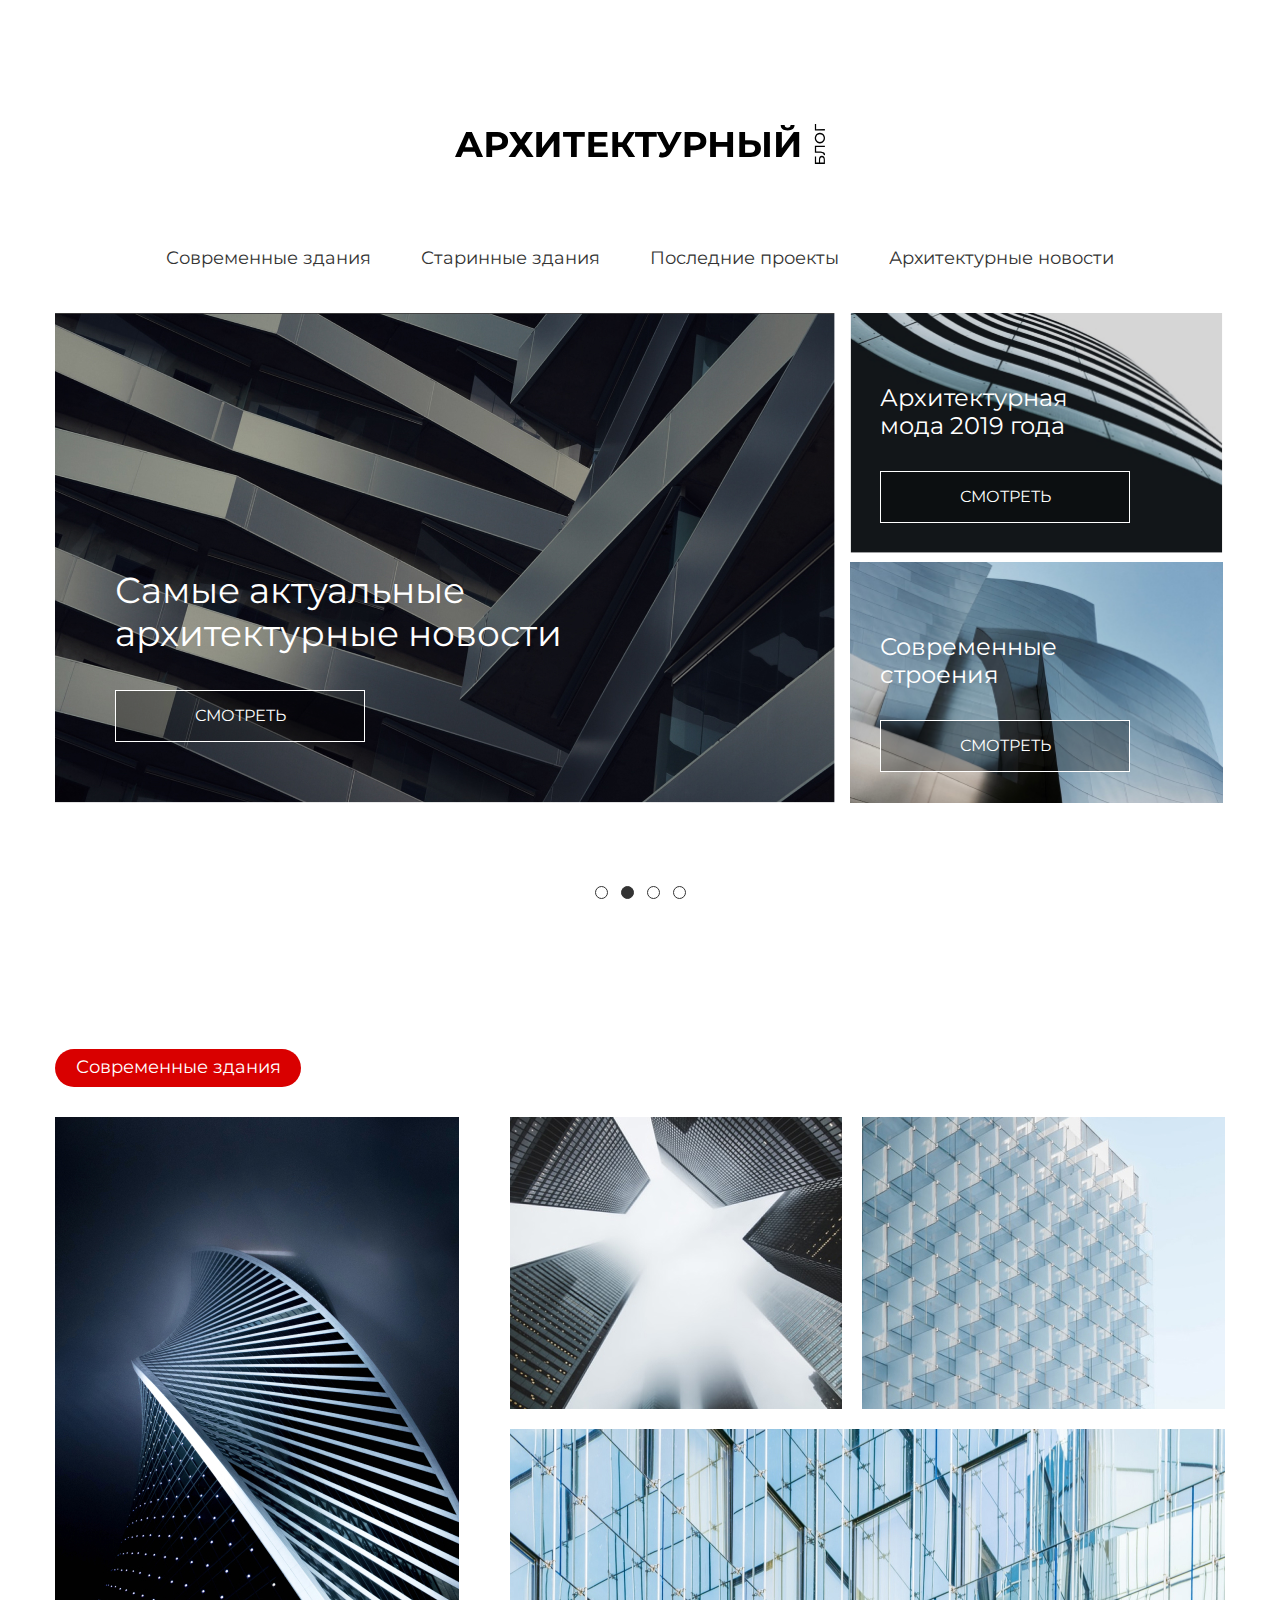
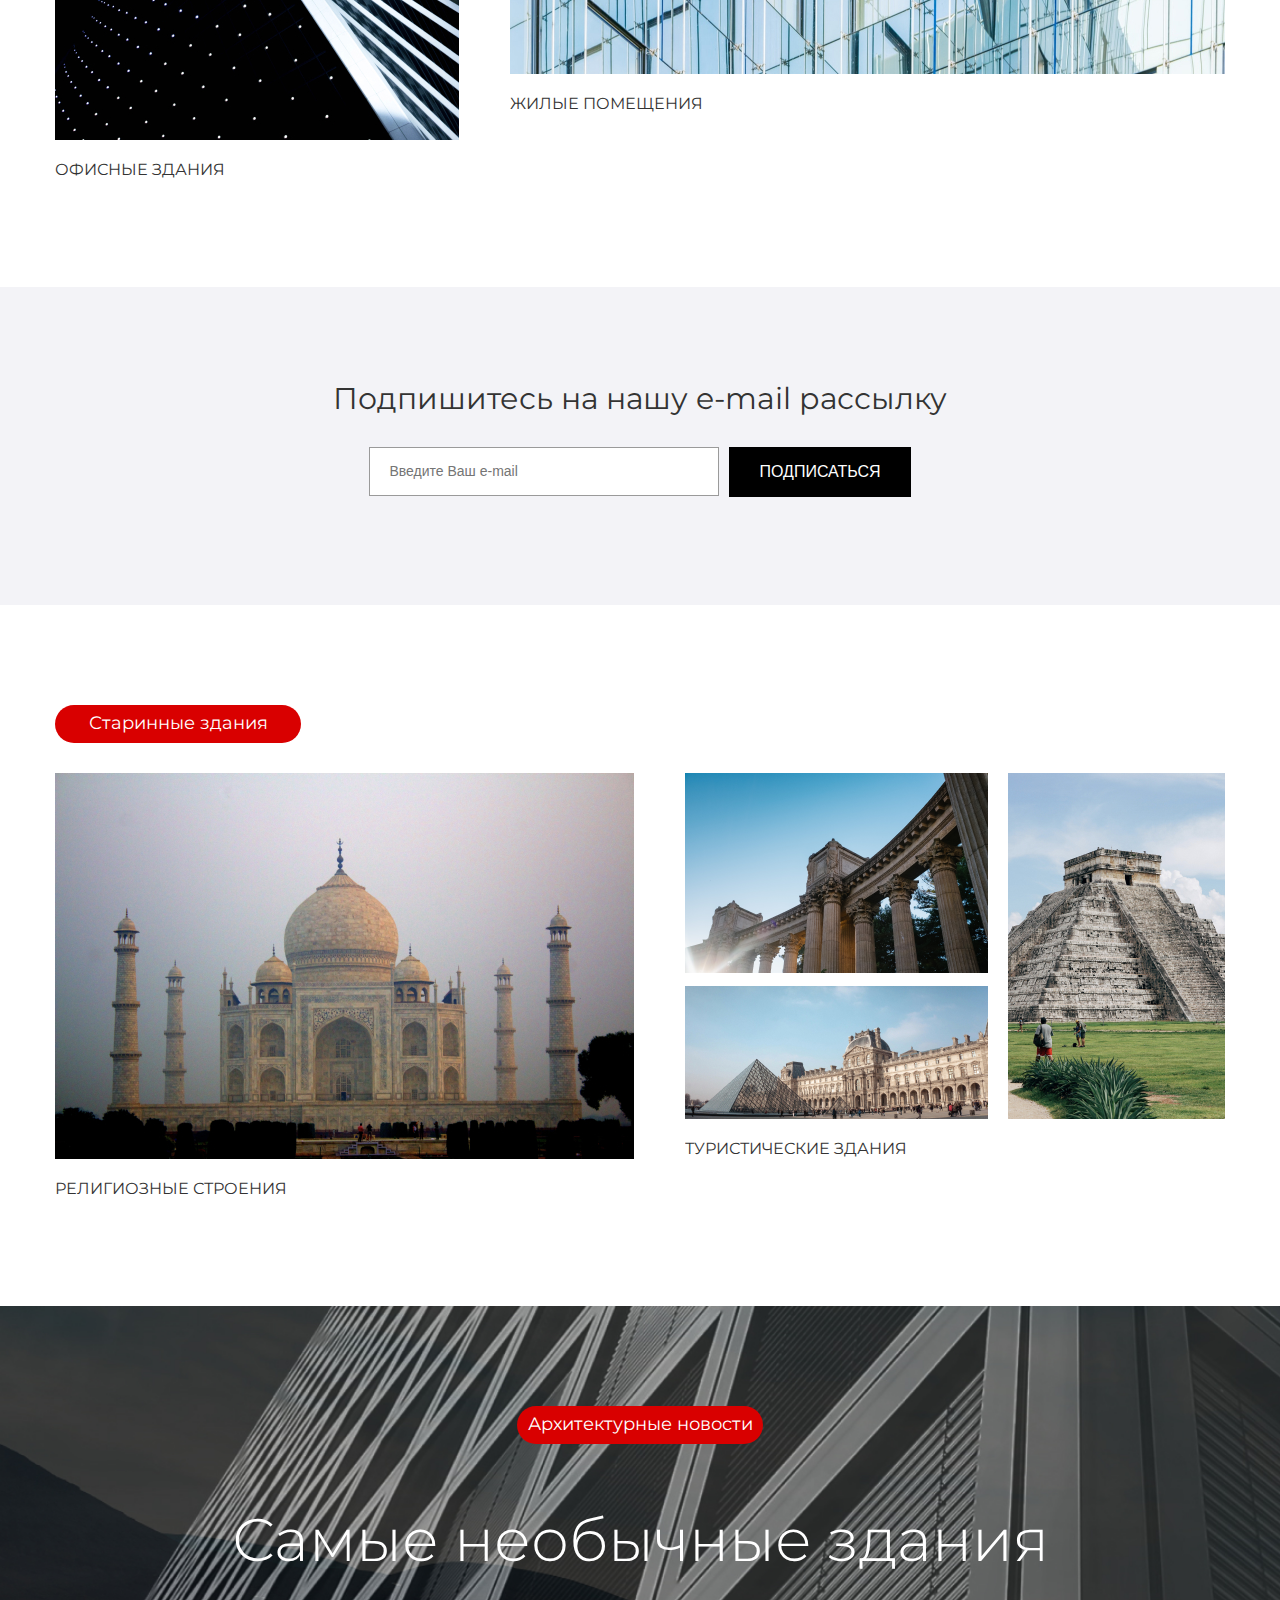
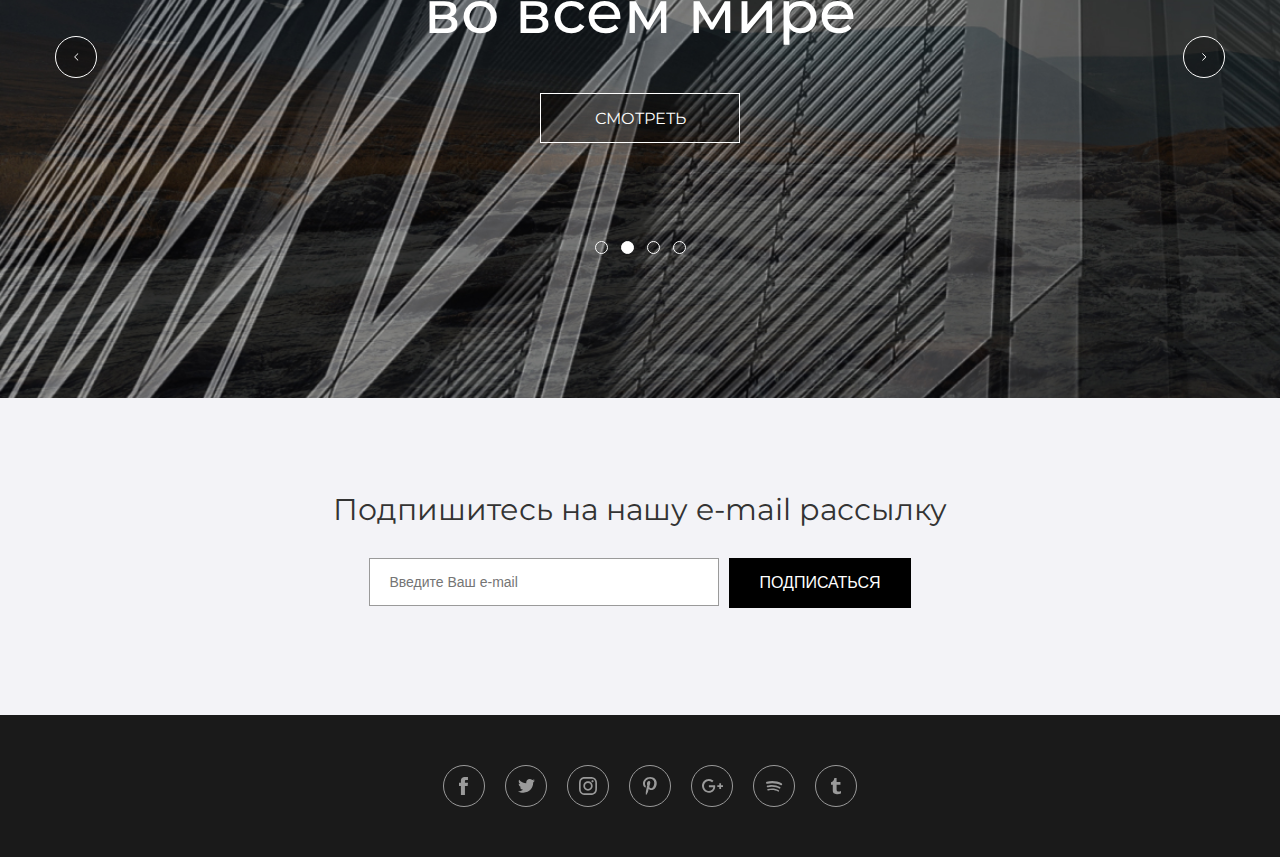
<file: index.html>
<!DOCTYPE html>
<html lang="ru">

<head>
    <meta charset="utf-8">
    <meta name="viewport" content="width=device-width, initial-scale=1">
    <link rel="preconnect" href="https://fonts.gstatic.com">
    <link href="https://fonts.googleapis.com/css2?family=Montserrat:ital,wght@0,300;0,400;0,500;0,600;0,700;1,300;1,400;1,500;1,600;1,700&display=swap" rel="stylesheet">
    <link rel="stylesheet" type="text/css" href="css/main.css">
    <title>Архитетктурный блог</title>
</head>

<body class="page">
    <header class="page__header">
        <nav class="page__header-nav container">
            <a class="page__header-nav-logo logo" href="#">
                <img class="logo__pic" src="img/logo.svg" width="370" height="40" alt="Логотип архитетурного блога">
            </a>
            <menu class="page__header-menu menu">
                <li class="menu__item">
                    <a class="menu__item-link" href="#">Современные здания</a>
                </li>
                <li class="menu__item">
                    <a class="menu__item-link" href="#">Старинные здания</a>
                </li>
                <li class="menu__item">
                    <a class="menu__item-link" href="#">Последние проекты</a>
                </li>
                <li class="menu__item">
                    <a class="menu__item-link" href="news.html">Архитектурные новости</a>
                </li>

            </menu>
        </nav>
    </header>
    <main class="page__content main">
        <h1 class="visually-hidden">Кладесь архитектурных решений</h1>

        <section class="main__intoduction">
            <div class="container">
                <h2 class="visually-hidden">Архитектурный колейдоскоп</h2>
                <ul class="main__intoduction-list pics-tile">
                    <li class="pics-tile__item pics-tile__item--big">
                        <h3 class="pics-tile__item-heading pics-tile__item-heading--big">Самые актуальные архитектурные новости
                        </h3>
                        <img class="pics-tile__item-pic" src="img/intro-1.jpg" width="780" height="490" alt="Прогрессивный фасад здания">
                        <a href="#" class="pics-tile__item-link ">смотреть</a>
                    </li>
                    <li class="pics-tile__item">
                        <h3 class="pics-tile__item-heading">Архитектурная мода 2019 года</h3>
                        <img class="pics-tile__item-pic" src="img/intro-2.jpg" width="375" height="241" alt="Волнистый фасад здания">
                        <a href="#" class="pics-tile__item-link">смотреть</a>
                    </li>
                    <li class="pics-tile__item">
                        <h3 class="pics-tile__item-heading">Современные строения</h3>
                        <img class="pics-tile__item-pic" src="img/intro-3.jpg" width="375" height="241" alt="Фасад в стиле парус">
                        <a href="#" class="pics-tile__item-link">смотреть</a>
                    </li>
                </ul>
                <ul class="main__intoduction-btn-list change-btns">
                    <li class="change-btns__item">
                        <button class="change-btns__btn"><span class="visually-hidden">переключить
                                    слайд</span></button>
                    </li>
                    <li class="change-btns__item">
                        <button class="change-btns__btn change-btns__btn--black-selected"><span
                                    class="visually-hidden">переключить
                                    слайд</span></button>
                    </li>
                    <li class="change-btns__item">
                        <button class="change-btns__btn"><span class="visually-hidden">переключить
                                    слайд</span></button>
                    </li>
                    <li class="change-btns__item">
                        <button class="change-btns__btn"><span class="visually-hidden">переключить
                                    слайд</span></button>
                    </li>
                </ul>
            </div>
        </section>
        <section class="main__modern">
            <div class="container">
                <h2 class="main__modern-title section-title">Современные здания</h2>
                <ul class="main__modern-list">
                    <li class="main__modern-item">
                        <img class="main__modern-item-pic main__modern-item-pic--big" src="img/modern-1.jpg" width="404" height="623" alt="здание скрученой формы">
                        <a class="main__modern-item-link tiles-link" href="#">Офисные здания</a>
                    </li>
                    <li class="main__modern-item">

                        <img class="main__modern-item-pic" src="img/modern-2.jpg" width="332" height="292" alt="высотки">
                        <img class="main__modern-item-pic" src="img/modern-3.jpg" width="363" height="292" alt="стеклянные фасады здания">
                        <img class="main__modern-item-pic" src="img/modern-4.jpg" width="715" height="245" alt="стеклянные фасады здания">

                        <a class="main__modern-item-link tiles-link" href="#">жилые помещения</a>
                    </li>

                </ul>
                <div class="main__modern-link-wraper to-up">
                    <a class="to-up__link" href="#">Наверх</a>
                </div>
            </div>
        </section>
        <section class="main__subscribe-one subscribe">
            <div class="container">
                <h2 class="visually-hidden">Подписаться можно здесь</h2>
                <div class="subscribe__wraper">
                    <p class="subscribe__desc">Подпишитесь на нашу e-mail рассылку</p>
                    <form class="subscribe__form scribe-form" action="#" method="GET">
                        <label for="scribe-1" class="visually-hidden">Введите Ваш e-mail</label>
                        <input class="scribe-form__field" type="email" name="subscriber" id="scribe-1" placeholder="Введите Ваш e-mail">
                        <button class="scribe-form-btn">подписаться</button>
                    </form>
                </div>
            </div>
        </section>
        <section class="main__antyc">
            <div class="container">
                <h2 class="main__antyc-title section-title">Старинные здания</h2>
                <ul class="main__antyc-list">
                    <li class="main__antyc-item">
                        <img class="main__antyc-item-pic--margin" src="img/antyc-1.jpg" width="579" height="386" alt="Тадж-Махал">
                        <a class="main__antyc-item-link tiles-link" href="#">религиозные строения</a>
                    </li>
                    <li class="main__antyc-item">
                        <div class="main__antyc-item-c">
                            <img class="main__antyc-item-pic" src="img/antyc-2.jpg" width="303" height="200" alt="Греческая коллонада">
                            <img class="main__antyc-item-pic" src="img/antyc-3.jpg" width="303" height="133" alt="Классика модерна">
                            <img class="main__antyc-item-pic" src="img/antyc-4.jpg" width="217" height="346" alt="Мексиканкая пирамида">
                        </div>
                        <a class="main__antyc-item-link tiles-link" href="#">туристические здания</a>
                    </li>
                </ul>
            </div>
        </section>
        <section class="main__news">

            <h2 class="main__news-title section-title">Архитектурные новости</h2>

            <p class="main__news-desc">Самые необычные здания <span class="main__news-desc--bold">во всем мире</span>
            </p>
            <a class="main__news-link" href="#">смотреть</a>

            <ul class="main__news-change-btn-list change-btns">
                <li class="change-btns__item">
                    <button class="change-btns__btn change-btns__btn--white"><span class="visually-hidden">переключить
                                слайд</span></button>
                </li>
                <li class="change-btns__item">
                    <button class="change-btns__btn change-btns__btn--white change-btns__btn--white-selected"><span
                                class="visually-hidden">переключить
                                слайд</span></button>
                </li>
                <li class="change-btns__item">
                    <button class="change-btns__btn change-btns__btn--white"><span class="visually-hidden">переключить
                                слайд</span></button>
                </li>
                <li class="change-btns__item">
                    <button class="change-btns__btn change-btns__btn--white"><span class="visually-hidden">переключить
                                слайд</span></button>
                </li>
            </ul>
            <div class="main__news-btn-wraper">
                <button class="main__news-btn main__news-btn--left"><span class="visually-hidden">Влево</span></button>
                <button class="main__news-btn main__news-btn--right"><span class="visually-hidden">Вправо</span></button>
            </div>
        </section>
        <section class="main__subscribe-two subscribe">
            <h2 class="visually-hidden">Подписаться можно здесь</h2>
            <div class="subscribe__wraper">
                <p class="subscribe__desc">Подпишитесь на нашу e-mail рассылку</p>
                <form class="subscribe__form scribe-form" action="#" method="GET">
                    <label for="scribe-1" class="visually-hidden">Введите Ваш e-mail</label>
                    <input class="scribe-form__field" type="email" name="subscriber" id="scribe-1" placeholder="Введите Ваш e-mail">
                    <button class="scribe-form-btn">подписаться</button>
                </form>
            </div>
        </section>
    </main>
    <footer class="page__footer">
        <ul class="page__footer-link-list social-list">
            <li class="social-list__item">
                <a class="social-list__link social-list__link--fb" href="#">
                    <span class="visually-hidden">facebook</span>
                </a>
            </li>
            <li class="social-list__item">
                <a class="social-list__link social-list__link--tw" href="#">
                    <span class="visually-hidden">twitter</span>
                </a>
            </li>
            <li class="social-list__item">
                <a class="social-list__link social-list__link--inst" href="#">
                    <span class="visually-hidden">instagram</span>
                </a>
            </li>
            <li class="social-list__item">
                <a class="social-list__link  social-list__link--pint" href="#">
                    <span class="visually-hidden">pinterest</span>
                </a>
            </li>
            <li class="social-list__item">
                <a class="social-list__link  social-list__link--goo" href="#">
                    <span class="visually-hidden">google</span>
                </a>
            </li>
            <li class="social-list__item">
                <a class="social-list__link  social-list__link--spot" href="#">
                    <span class="visually-hidden">spotify</span>
                </a>
            </li>
            <li class="social-list__item">
                <a class="social-list__link social-list__link--timb" href="#">
                    <span class="visually-hidden">tumbir</span>
                </a>
            </li>
        </ul>

    </footer>
</body>

</html>
</file>
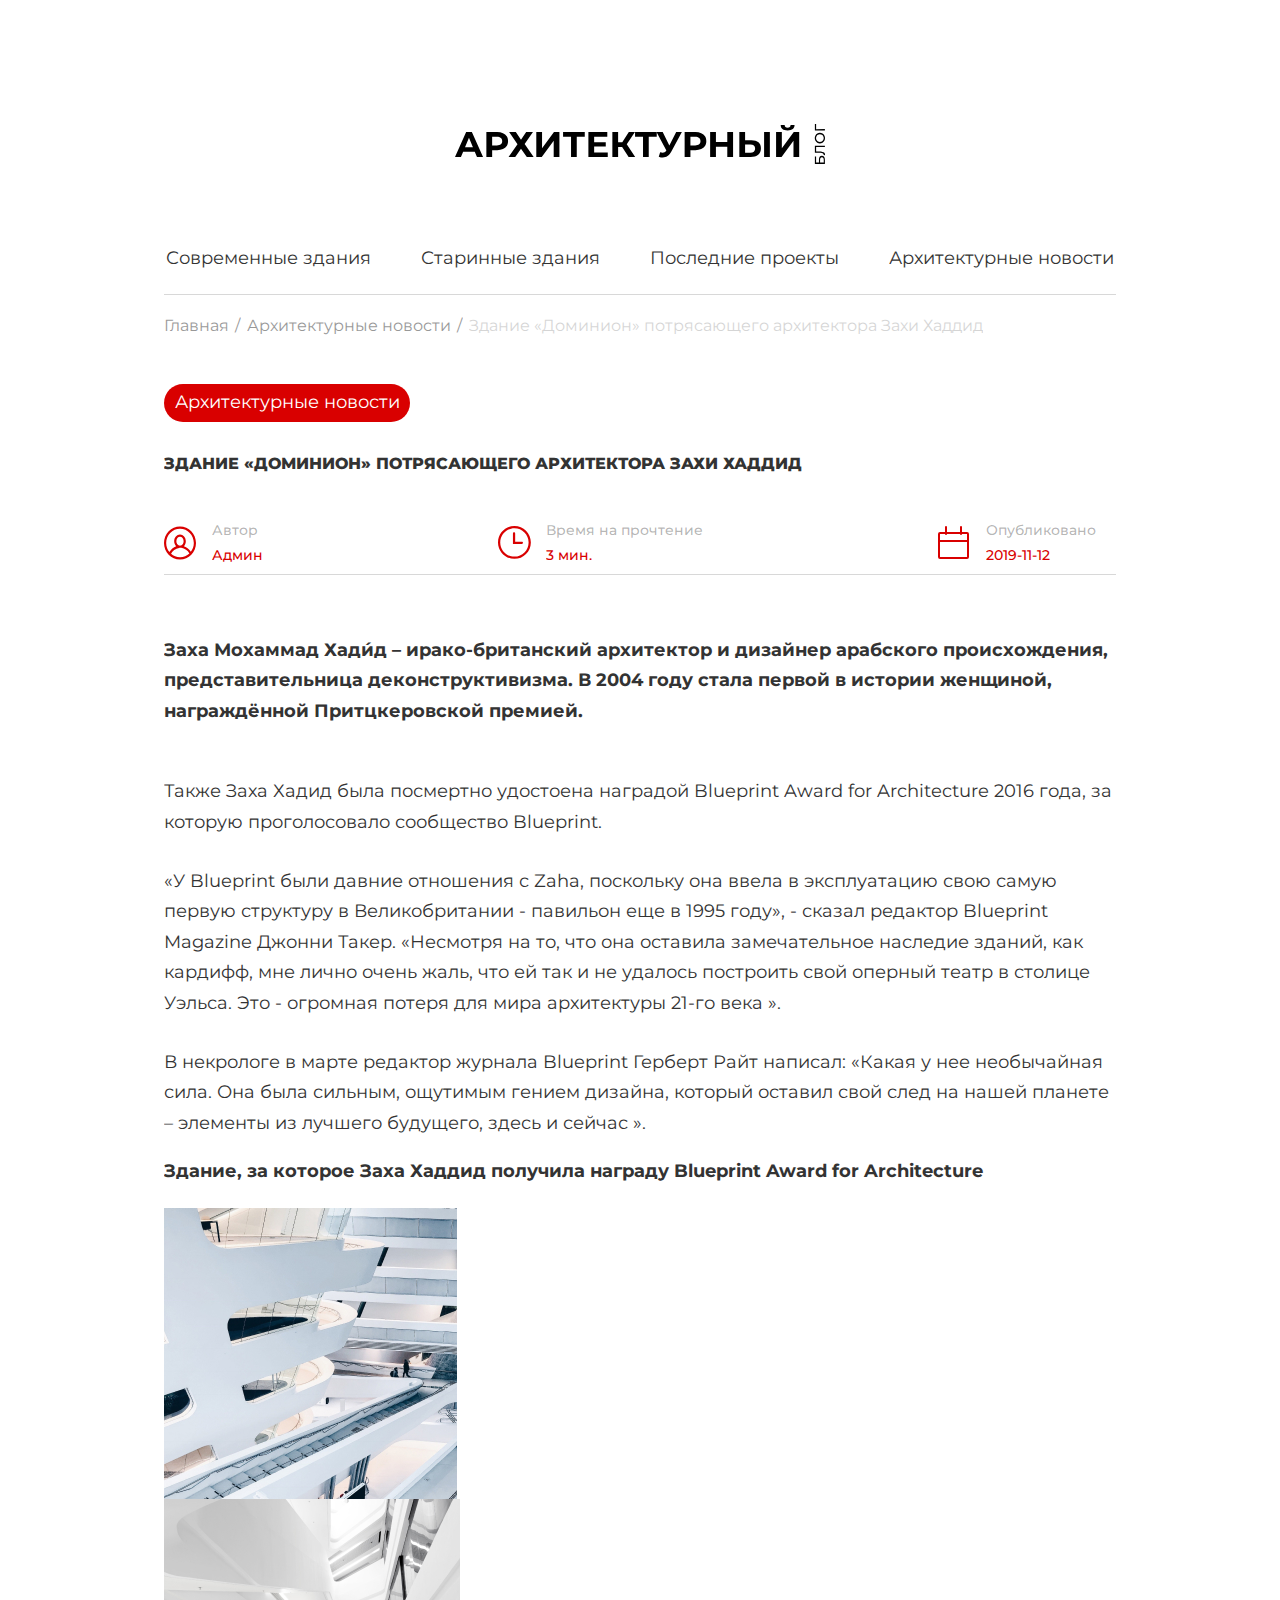
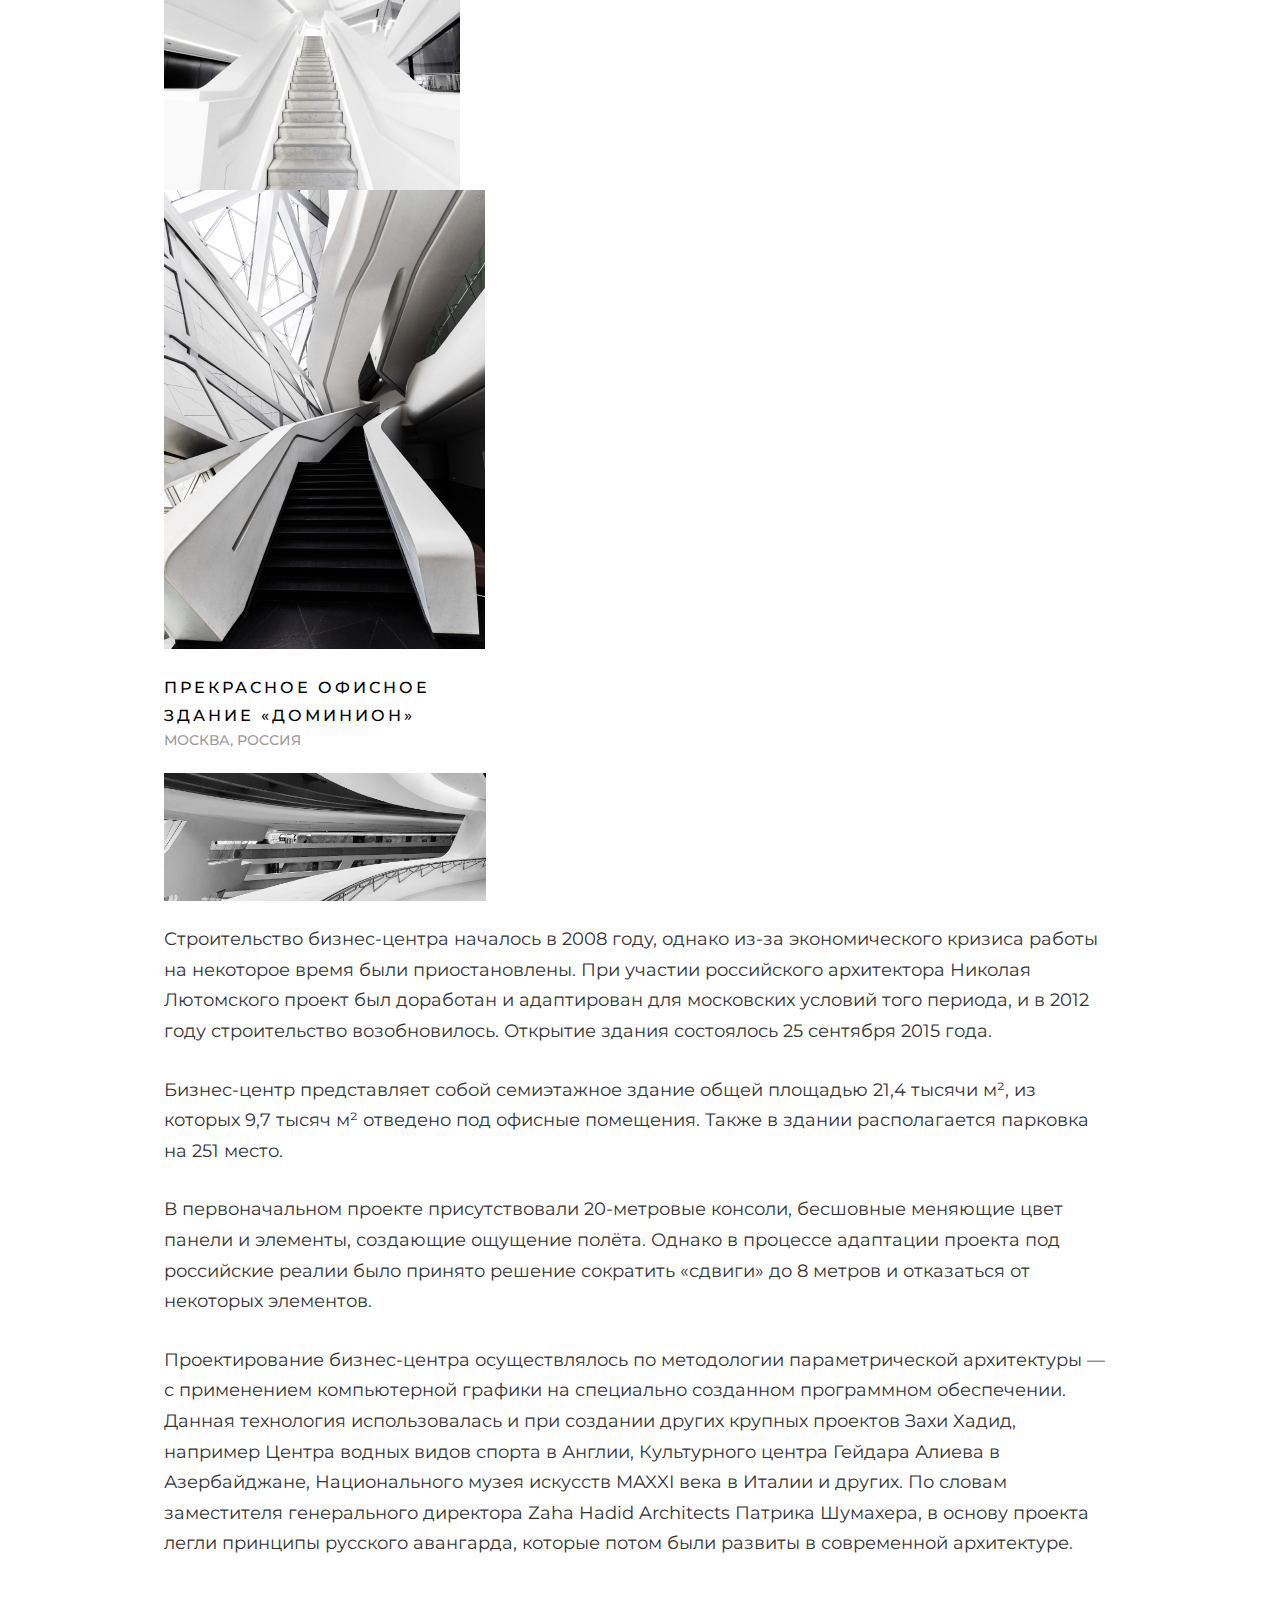
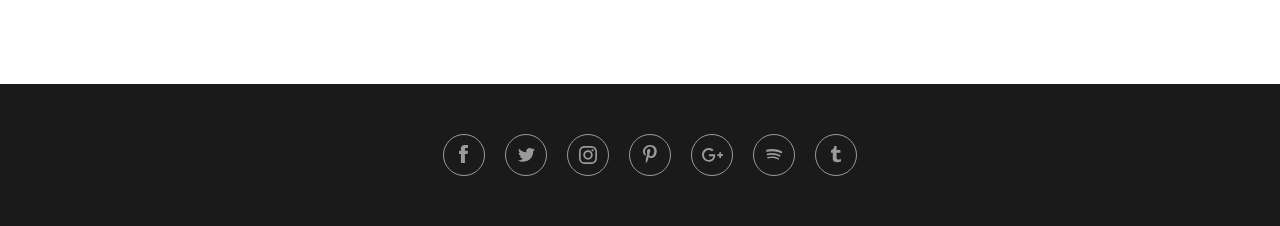
<file: dominion-news.html>
<!DOCTYPE html>
<html lang="ru">

<head>
    <meta charset="utf-8">
    <meta name="viewport" content="width=device-width, initial-scale=1">
    <link rel="preconnect" href="https://fonts.gstatic.com">
    <link href="https://fonts.googleapis.com/css2?family=Montserrat:ital,wght@0,300;0,400;0,500;0,600;0,700;1,300;1,400;1,500;1,600;1,700&display=swap" rel="stylesheet">
    <link rel="stylesheet" type="text/css" href="css/main.css">
    <link rel="stylesheet" type="text/css" href="css/news.css">
    <link rel="stylesheet" type="text/css" href="css/news-article.css">
    <title>Архитетктурный блог</title>
</head>

<body class="page">
    <header class="page__header">
        <nav class="page__header-nav container">
            <a class="page__header-nav-logo logo" href="index.html">
                <img class="logo__pic" src="img/logo.svg" width="370" height="40" alt="Логотип архитетурного блога">
            </a>
            <menu class="page__header-menu menu">
                <li class="menu__item">
                    <a class="menu__item-link" href="#">Современные здания</a>
                </li>
                <li class="menu__item">
                    <a class="menu__item-link" href="#">Старинные здания</a>
                </li>
                <li class="menu__item">
                    <a class="menu__item-link" href="#">Последние проекты</a>
                </li>
                <li class="menu__item">
                    <a class="menu__item-link" href="news.html">Архитектурные новости</a>
                </li>

            </menu>
        </nav>
    </header>
    <main class="page__content news-article">
        <h1 class="visually-hidden">Новость архитектуры</h1>
        <div class="container-small">
            <ul class="news-article__bread-crumbs bread-crumbs">
                <li class="bread-crumbs-item">
                    <a class="bread-crumbs-link" href="index.html">Главная</a>
                </li>
                <li class="bread-crumbs-item">
                    <a class="bread-crumbs-link" href="news.html">Архитектурные новости</a>
                </li>
                <li class="bread-crumbs-item">
                    <a class="bread-crumbs-link">Здание «Доминион» потрясающего архитектора Захи Хаддид</a>
                </li>
            </ul>
        </div>

        <header class="news__article-header">
            <div class="container-small">
                <h2 class="news__article-header-title section-title">Архитектурные новости</h2>
                <p class="news__article-header-heading">здание «Доминион» потрясающего архитектора захи хаддид</p>

                <dl class="news__article-header-meta metas">
                    <div class="metas__wraper metas-block">
                        <dt class="metas-block__termin">Автор</dt>
                        <dd class="metas-block__data">Админ</dd>
                    </div>
                    <div class="metas__wraper metas-block">
                        <dt class="metas-block__termin">Время на прочтение</dt>
                        <dd class="metas-block__data">3 мин.</dd>
                    </div>
                    <div class="metas__wraper metas-block">
                        <dt class="metas-block__termin">Опубликовано</dt>
                        <dd class="metas-block__data">2019-11-12</dd>
                    </div>

                </dl>
                <p class="news__article-header-leading">Заха Мохаммад Хади́д – ирако-британский архитектор и дизайнер арабского происхождения, представительница деконструктивизма. В 2004 году стала первой в истории женщиной, награждённой Притцкеровской премией.</p>
            </div>
        </header>
        <section class="news__article-text-block">
            <h2 class="visually-hidden">Текст статьи</h2>
            <div class="container-small">
                <p class="news__article-text">Также Заха Хадид была посмертно удостоена наградой Blueprint Award for Architecture 2016 года, за которую проголосовало сообщество Blueprint.</p>

                <p class="news__article-text"> «У Blueprint были давние отношения с Zaha, поскольку она ввела в эксплуатацию свою самую первую структуру в Великобритании - павильон еще в 1995 году», - сказал редактор Blueprint Magazine Джонни Такер. «Несмотря на то, что она оставила
                    замечательное наследие зданий, как кардифф, мне лично очень жаль, что ей так и не удалось построить свой оперный театр в столице Уэльса. Это - огромная потеря для мира архитектуры 21-го века ».</p>

                <p class="news__article-text">В некрологе в марте редактор журнала Blueprint Герберт Райт написал: «Какая у нее необычайная сила. Она была сильным, ощутимым гением дизайна, который оставил свой след на нашей планете – элементы из лучшего будущего, здесь и сейчас ».
                </p>
            </div>
        </section>

        <section class="news__article-pics">
            <div class="container-small">
                <h2 class="visually-hidden">Иллюстрация работы архитектора Захи Хадид</h2>
                <p class="news__article-pics-desc">Здание, за которое Заха Хаддид получила награду Blueprint Award for Architecture
                </p>
                <div class="news__article-pics-wraper">

                    <img class="news__article-pics-img" src="img/figure-4.jpg" width="293" height="291" alt="футуристический траволатор">
                    <img class="news__article-pics-img" src="img/figure-3.jpg" width="296" height="291" alt="футуристический эскалатор">
                    <div class="news__article-pics-img-wraper">
                        <img class="news__article-pics-img" src="img/figure-2.jpg" width="321" height="459" alt="футуристическая лестница">
                        <p class="news__article-pics-img-desc">прекрасное Офисное здание «Доминион»</p>
                        <address class="news__article-pics-img-address">Москва, Россия</address>
                    </div>

                    <img class="news__article-pics-img" src="img/figure-1.jpg" width="611" height="244" alt="футуристический балкон">

                </div>
            </div>
        </section>

        <section class="news__article-text-block">
            <h2 class="visually-hidden">Текст статьи</h2>
            <div class="container-small">
                <p class="news__article-text">Строительство бизнес-центра началось в 2008 году, однако из-за экономического кризиса работы на некоторое время были приостановлены. При участии российского архитектора Николая Лютомского проект был доработан и адаптирован для московских
                    условий того периода, и в 2012 году строительство возобновилось. Открытие здания состоялось 25 сентября 2015 года.
                </p>

                <p class="news__article-text"> Бизнес-центр представляет собой семиэтажное здание общей площадью 21,4 тысячи м², из которых 9,7 тысяч м² отведено под офисные помещения. Также в здании располагается парковка на 251 место.</p>

                <p class="news__article-text"> В первоначальном проекте присутствовали 20-метровые консоли, бесшовные меняющие цвет панели и элементы, создающие ощущение полёта. Однако в процессе адаптации проекта под российские реалии было принято решение сократить «сдвиги» до 8 метров
                    и отказаться от некоторых элементов.
                </p>

                <p class="news__article-text">Проектирование бизнес-центра осуществлялось по методологии параметрической архитектуры — с применением компьютерной графики на специально созданном программном обеспечении. Данная технология использовалась и при создании других крупных
                    проектов Захи Хадид, например Центра водных видов спорта в Англии, Культурного центра Гейдара Алиева в Азербайджане, Национального музея искусств MAXXI века в Италии и других. По словам заместителя генерального директора Zaha Hadid
                    Architects Патрика Шумахера, в основу проекта легли принципы русского авангарда, которые потом были развиты в современной архитектуре.</p>
            </div>
        </section>
    </main>
    <footer class="page__footer">
        <ul class="page__footer-link-list social-list">
            <li class="social-list__item">
                <a class="social-list__link social-list__link--fb" href="#">
                    <span class="visually-hidden">facebook</span>
                </a>
            </li>
            <li class="social-list__item">
                <a class="social-list__link social-list__link--tw" href="#">
                    <span class="visually-hidden">twitter</span>
                </a>
            </li>
            <li class="social-list__item">
                <a class="social-list__link social-list__link--inst" href="#">
                    <span class="visually-hidden">instagram</span>
                </a>
            </li>
            <li class="social-list__item">
                <a class="social-list__link  social-list__link--pint" href="#">
                    <span class="visually-hidden">pinterest</span>
                </a>
            </li>
            <li class="social-list__item">
                <a class="social-list__link  social-list__link--goo" href="#">
                    <span class="visually-hidden">google</span>
                </a>
            </li>
            <li class="social-list__item">
                <a class="social-list__link  social-list__link--spot" href="#">
                    <span class="visually-hidden">spotify</span>
                </a>
            </li>
            <li class="social-list__item">
                <a class="social-list__link social-list__link--timb" href="#">
                    <span class="visually-hidden">tumbir</span>
                </a>
            </li>
        </ul>

    </footer>
</body>

</html>
</file>
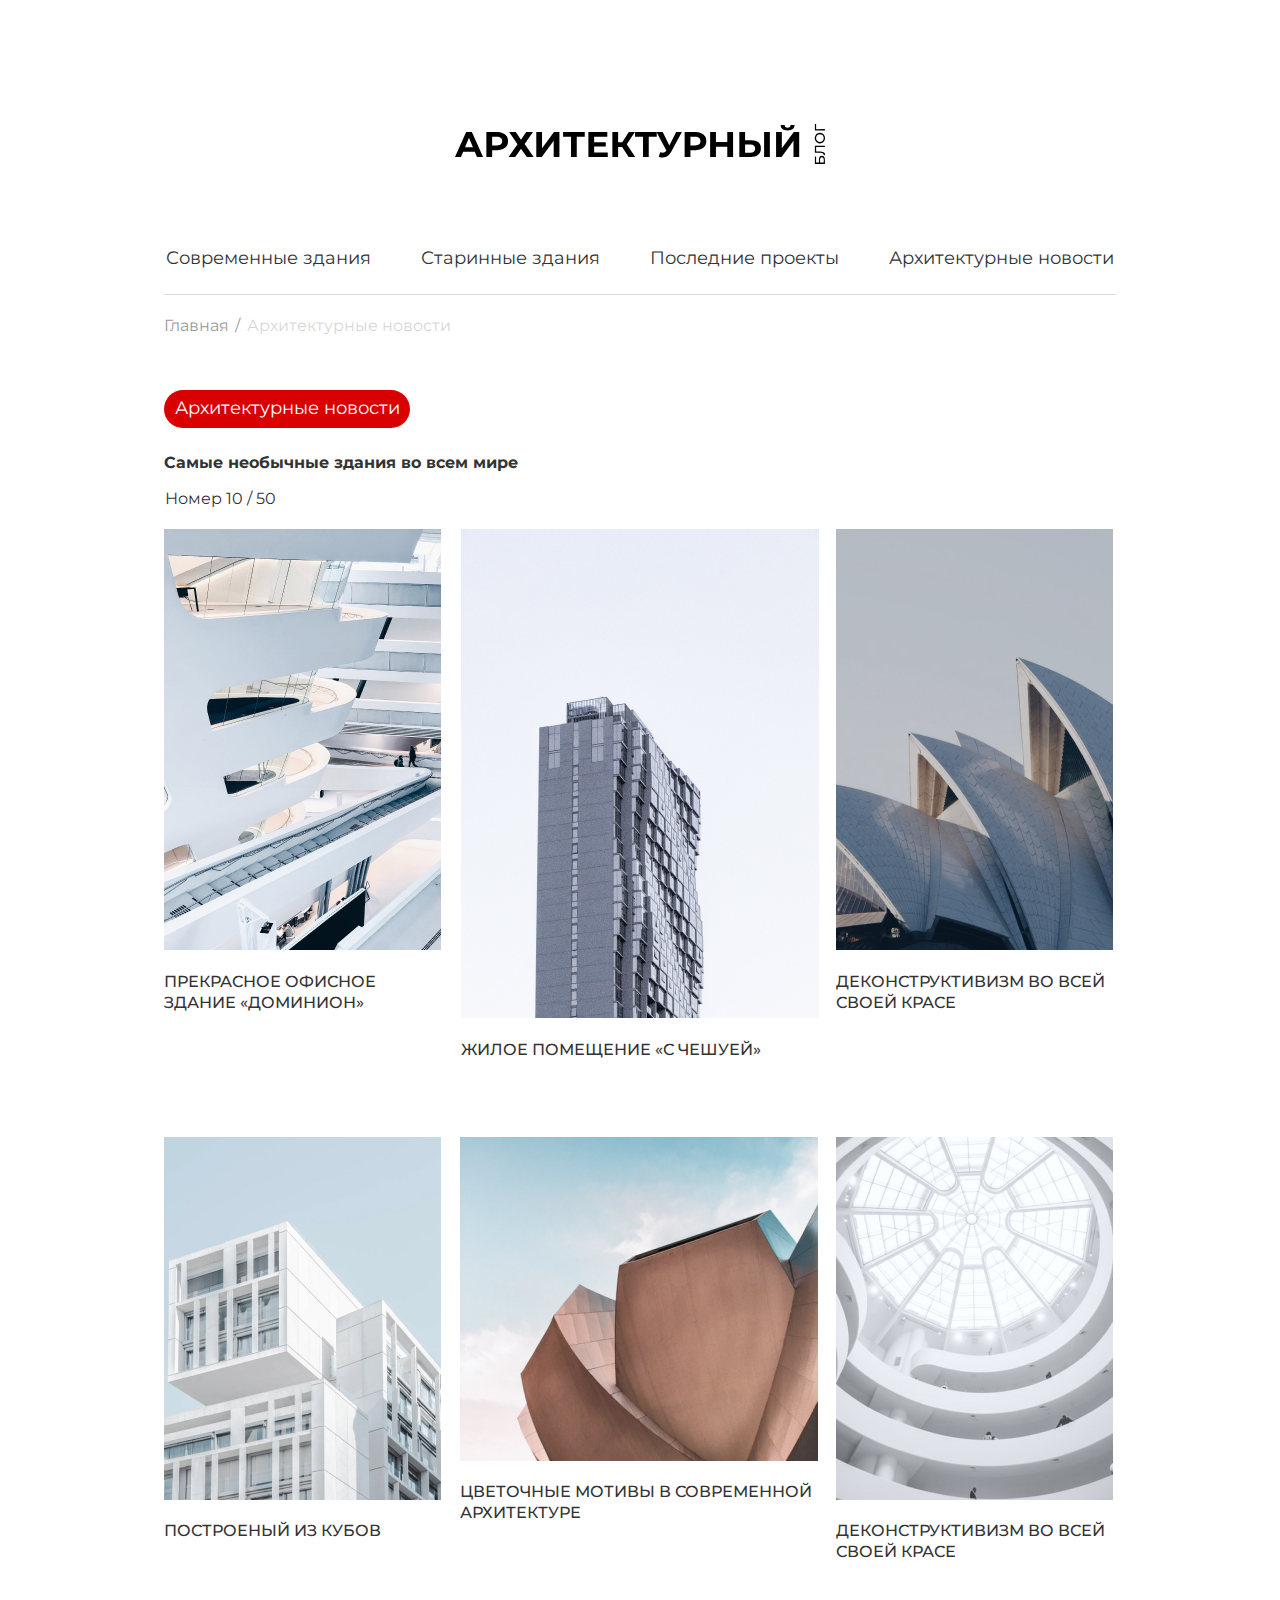
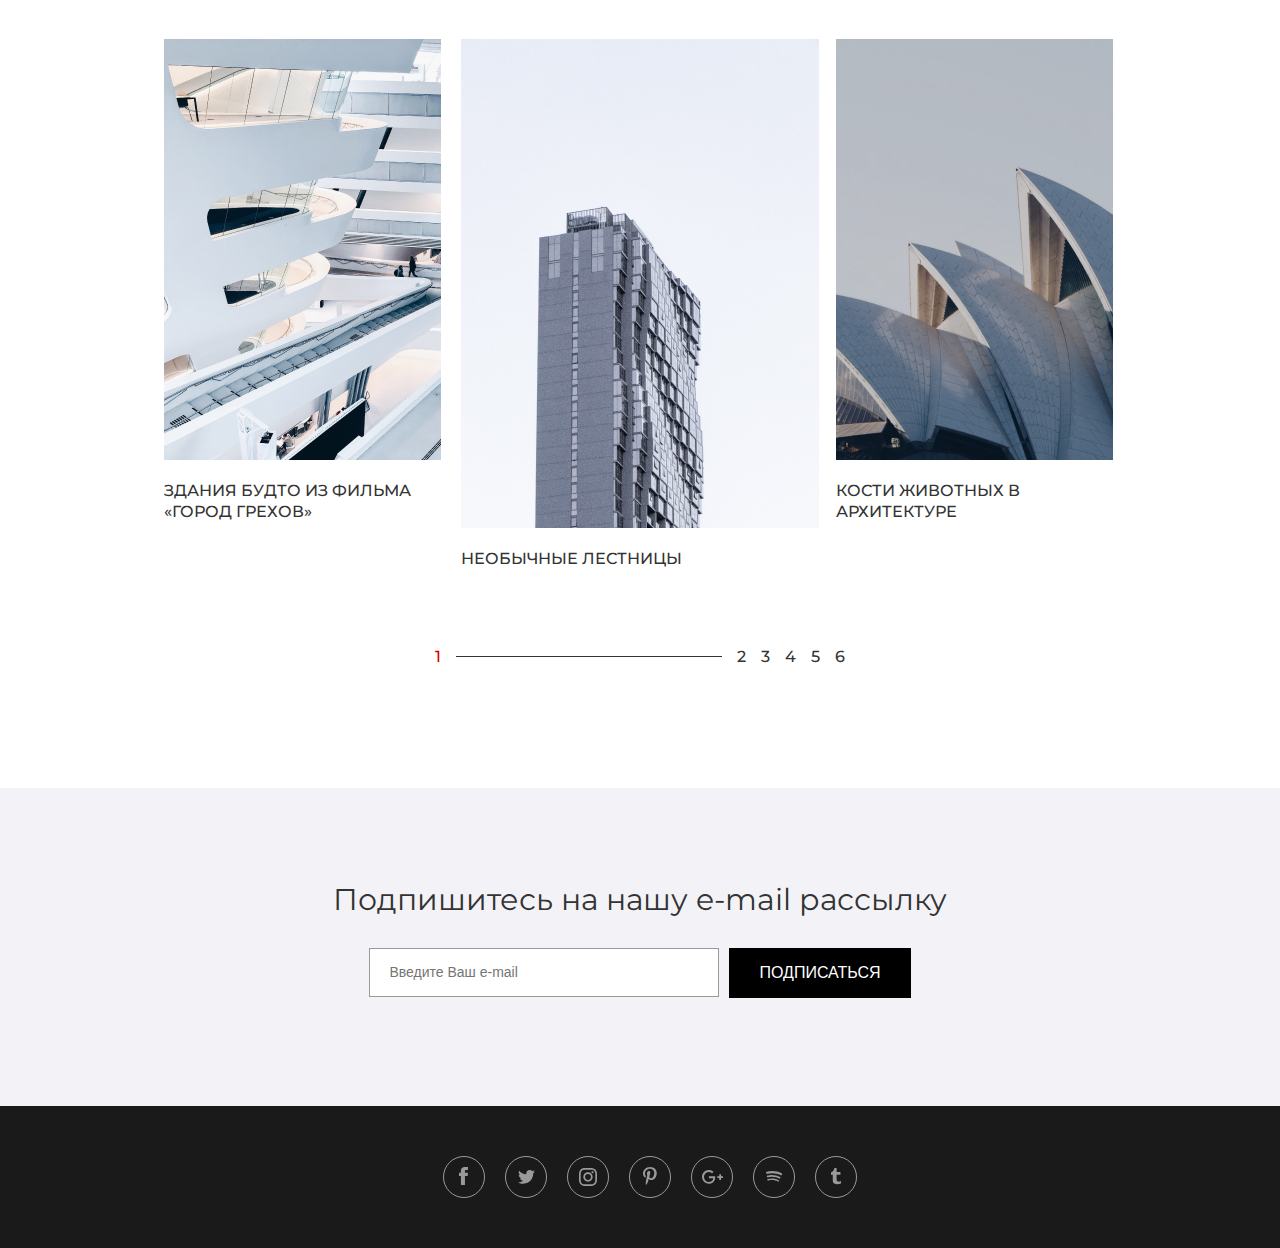
<file: news.html>
<!DOCTYPE html>
<html lang="ru">

<head>
    <meta charset="utf-8">
    <meta name="viewport" content="width=device-width, initial-scale=1">
    <link rel="preconnect" href="https://fonts.gstatic.com">
    <link href="https://fonts.googleapis.com/css2?family=Montserrat:ital,wght@0,300;0,400;0,500;0,600;0,700;1,300;1,400;1,500;1,600;1,700&display=swap" rel="stylesheet">
    <link rel="stylesheet" type="text/css" href="css/main.css">
    <link rel="stylesheet" type="text/css" href="css/news.css">
    <title>Архитетктурный блог</title>
</head>

<body class="page">
    <header class="page__header">
        <nav class="page__header-nav container">
            <a class="page__header-nav-logo logo" href="index.html">
                <img class="logo__pic" src="img/logo.svg" width="370" height="40" alt="Логотип архитетурного блога">
            </a>
            <menu class="page__header-menu menu">
                <li class="menu__item">
                    <a class="menu__item-link" href="#">Современные здания</a>
                </li>
                <li class="menu__item">
                    <a class="menu__item-link" href="#">Старинные здания</a>
                </li>
                <li class="menu__item">
                    <a class="menu__item-link" href="#">Последние проекты</a>
                </li>
                <li class="menu__item">
                    <a class="menu__item-link" href="#">Архитектурные новости</a>
                </li>

            </menu>
        </nav>
    </header>
    <main class="page__content news">
        <h1 class="visually-hidden">Раздел архитектурных новостей</h1>
        <div class="container-small">
            <ul class="news__bread-crumbs bread-crumbs">
                <li class="bread-crumbs-item">
                    <a href="index.html" class="bread-crumbs-link">Главная</a>
                </li>
                <li class="bread-crumbs-item">
                    <a class="bread-crumbs-link">Архитектурные новости</a>
                </li>
            </ul>
        </div>

        <section class="news__arch-news">
            <div class="container-small">
                <h2 class="news__arch-news-title section-title">Архитектурные новости</h2>
                <p class="news__arch-news-desc">Самые необычные здания во всем мире</p>
                <p class="news__arch-news-count">Номер 10 / 50</p>
                <ul class="news__arch-list news-list">
                    <li class="news-list__item">
                        <a href="dominion-news.html" class="news-list__item-link">
                            <h3 class="news-list__item-heading">прекрасное Офисное здание «Доминион»</h3>
                            <div class="news-list__item-pic-wraper">
                                <img class="news-list__item-pic" src="img/news-1.jpg" width="277" height="421" alt="Офисное здание «Доминион»">
                            </div>
                        </a>
                    </li>
                    <li class="news-list__item">
                        <a href="#" class="news-list__item-link">
                            <h3 class="news-list__item-heading">жилое помещение «с чешуей»</h3>
                            <div class="news-list__item-pic-wraper">
                                <img class="news-list__item-pic" src="img/news-2.jpg" width="358" height="489" alt="жилое помещение «с чешуей»">
                            </div>
                        </a>
                    </li>
                    <li class="news-list__item">
                        <a href="#" class="news-list__item-link">
                            <h3 class="news-list__item-heading">деконструктивизм во всей своей красе</h3>
                            <div class="news-list__item-pic-wraper">
                                <img class="news-list__item-pic" src="img/news-3.jpg" width="277" height="421" alt="деконструктивизм во всей своей красе">
                            </div>
                        </a>
                    </li>
                    <li class="news-list__item">
                        <a href="#" class="news-list__item-link">
                            <h3 class="news-list__item-heading">построеный из кубов</h3>
                            <div class="news-list__item-pic-wraper">
                                <img class="news-list__item-pic" src="img/news-4.jpg" width="277" height="363" alt="построеный из кубов">
                            </div>
                        </a>
                    </li>
                    <li class="news-list__item">
                        <a href="#" class="news-list__item-link">
                            <h3 class="news-list__item-heading">цветочные мотивы в современной архитектуре</h3>
                            <div class="news-list__item-pic-wraper">
                                <img class="news-list__item-pic" src="img/news-5.jpg" width="358" height="324" alt="цветочные мотивы в современной архитектуре">
                            </div>
                        </a>
                    </li>
                    <li class="news-list__item">
                        <a href="#" class="news-list__item-link">
                            <h3 class="news-list__item-heading">деконструктивизм во всей своей красе</h3>
                            <div class="news-list__item-pic-wraper">
                                <img class="news-list__item-pic" src="img/news-6.jpg" width="277" height="363" alt="деконструктивизм во всей своей красе">
                            </div>
                        </a>
                    </li>
                    <li class="news-list__item">
                        <a href="#" class="news-list__item-link">
                            <h3 class="news-list__item-heading">здания будто из фильма «город грехов»</h3>
                            <div class="news-list__item-pic-wraper">
                                <img class="news-list__item-pic" src="img/news-1.jpg" width="277" height="421" alt="здания будто из фильма «город грехов»">
                            </div>
                        </a>
                    </li>
                    <li class="news-list__item">
                        <a href="#" class="news-list__item-link">
                            <h3 class="news-list__item-heading">необычные лестницы</h3>
                            <div class="news-list__item-pic-wraper">
                                <img class="news-list__item-pic" src="img/news-2.jpg" width="358" height="489" alt="необычные лестницы">
                            </div>
                        </a>
                    </li>
                    <li class="news-list__item">
                        <a href="#" class="news-list__item-link">
                            <h3 class="news-list__item-heading">кости животных в архитектуре</h3>
                            <div class="news-list__item-pic-wraper">
                                <img class="news-list__item-pic" src="img/news-3.jpg" width="277" height="421" alt="кости животных в архитектуре">
                            </div>
                        </a>
                    </li>
                </ul>
            </div>
        </section>
        <div class="news__change-page change-page">
            <div class="container-small">
                <ul class="change-page__list change-page-list">
                    <li class="change-page-list__item">
                        <a class="change-page-list__item-link change-page-list__item-link--current">1</a>
                    </li>
                    <li class="change-page-list__item"></li>
                    <li class="change-page-list__item">
                        <a href="#" class="change-page-list__item-link">2</a>
                    </li>
                    <li class="change-page-list__item">
                        <a href="#" class="change-page-list__item-link">3</a>
                    </li>
                    <li class="change-page-list__item">
                        <a href="#" class="change-page-list__item-link">4</a>
                    </li>
                    <li class="change-page-list__item">
                        <a href="#" class="change-page-list__item-link">5</a>
                    </li>
                    <li class="change-page-list__item">
                        <a href="#" class="change-page-list__item-link">6</a>
                    </li>
                </ul>
            </div>
        </div>
        <section class="news__subscribe-one subscribe">
            <div class="container">
                <h2 class="visually-hidden">Подписаться можно здесь</h2>
                <div class="subscribe__wraper">
                    <p class="subscribe__desc">Подпишитесь на нашу e-mail рассылку</p>
                    <form class="subscribe__form scribe-form" action="#" method="GET">
                        <label for="scribe-1" class="visually-hidden">Введите Ваш e-mail</label>
                        <input class="scribe-form__field" type="email" name="subscriber" id="scribe-1" placeholder="Введите Ваш e-mail">
                        <button class="scribe-form-btn">подписаться</button>
                    </form>
                </div>
            </div>
        </section>
    </main>
    <footer class="page__footer">
        <ul class="page__footer-link-list social-list">
            <li class="social-list__item">
                <a class="social-list__link social-list__link--fb" href="#">
                    <span class="visually-hidden">facebook</span>
                </a>
            </li>
            <li class="social-list__item">
                <a class="social-list__link social-list__link--tw" href="#">
                    <span class="visually-hidden">twitter</span>
                </a>
            </li>
            <li class="social-list__item">
                <a class="social-list__link social-list__link--inst" href="#">
                    <span class="visually-hidden">instagram</span>
                </a>
            </li>
            <li class="social-list__item">
                <a class="social-list__link  social-list__link--pint" href="#">
                    <span class="visually-hidden">pinterest</span>
                </a>
            </li>
            <li class="social-list__item">
                <a class="social-list__link  social-list__link--goo" href="#">
                    <span class="visually-hidden">google</span>
                </a>
            </li>
            <li class="social-list__item">
                <a class="social-list__link  social-list__link--spot" href="#">
                    <span class="visually-hidden">spotify</span>
                </a>
            </li>
            <li class="social-list__item">
                <a class="social-list__link social-list__link--timb" href="#">
                    <span class="visually-hidden">tumbir</span>
                </a>
            </li>
        </ul>

    </footer>
</body>

</html>
</file>
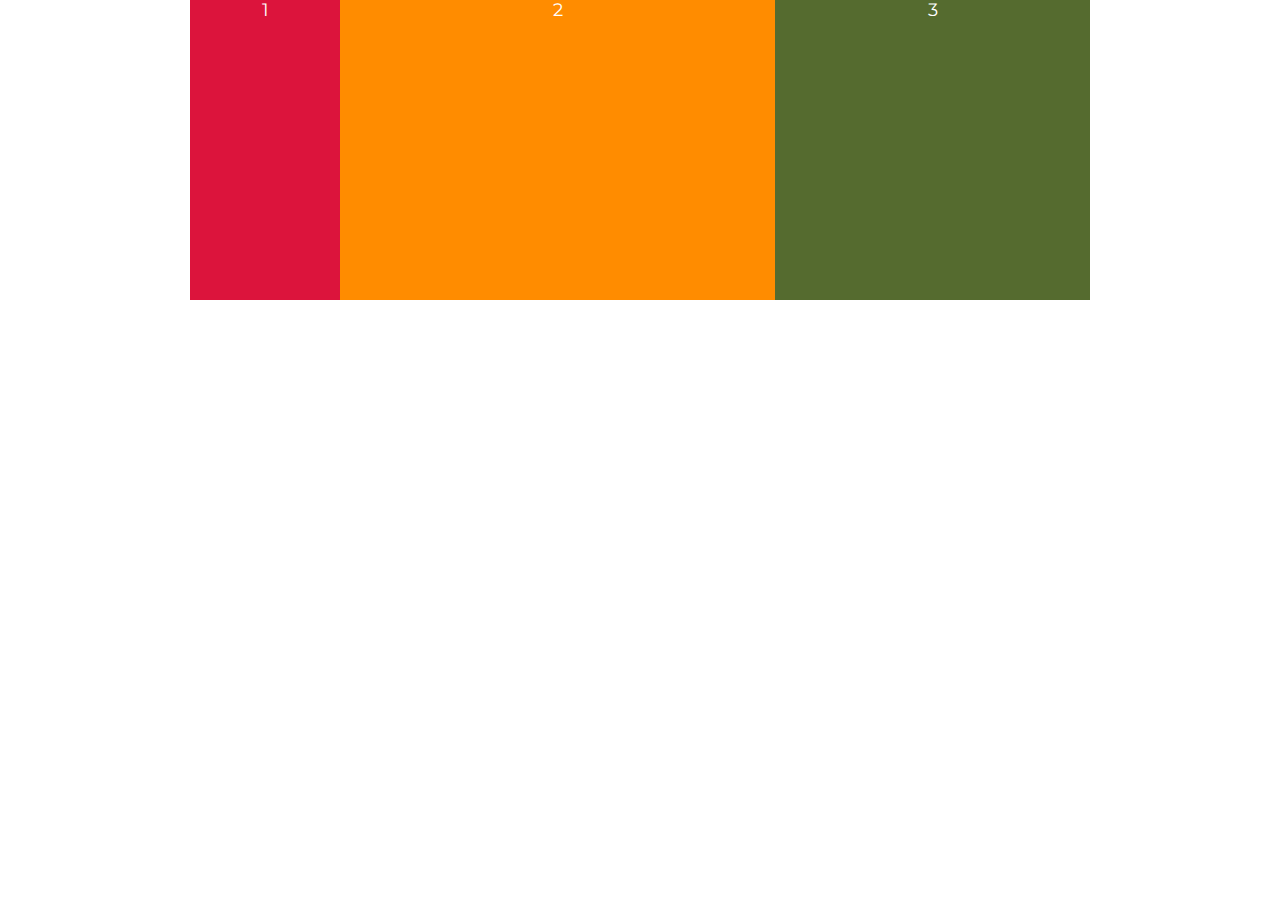
<file: test.html>
<!DOCTYPE html>
<html lang="ru">

<head>
    <meta charset="utf-8">
    <meta name="viewport" content="width=device-width, initial-scale=1">
    <link rel="preconnect" href="https://fonts.gstatic.com">
    <link href="https://fonts.googleapis.com/css2?family=Montserrat:ital,wght@0,300;0,400;0,500;0,600;0,700;1,300;1,400;1,500;1,600;1,700&display=swap" rel="stylesheet">
    <link rel="stylesheet" type="text/css" href="css/main.css">
    <link rel="stylesheet" type="text/css" href="css/test.css">
    <title>Архитетктурный блог</title>
</head>

<body class="page">
    <section class="main">
        <ul class="main__blocks-list">
            <li class="main__blocks-item block-1">
                1
            </li>
            <li class="main__blocks-item block-2">
                2
            </li>
            <li class="main__blocks-item block-3">
                3
            </li>

        </ul>
    </section>
</body>

</html>
</file>
<file: css/main.css>
:root {
    --base-white: #fff;
    --base-black: #000;
    --text-color: #333;
    --template-color: #555;
    --akcent-red: #D90000;
    --transparent-color: rgba(255, 255, 255, 0);
    --transparent-black: rgba(0, 0, 0, 0.3);
    --btn-stroke-color: #D8D8D8;
    --bg-grey: #F3F3F7;
    --bg-text: #9A9A9A;
    --footer-color: #1A1A1A;
}

body {
    font-family: "Montserrat", "Arial", sans-serif;
    font-size: 18px;
    color: var(--text-color);
    background-color: var(--base-white);
    margin: 0;
    padding: 0;
    line-height: 120%;
    font-weight: 400;
    height: 100vh;
}

.visually-hidden:not(:focus):not(:active) {
    position: absolute;
    width: 1px;
    height: 1px;
    margin: -1px;
    border: 0;
    padding: 0;
    clip-path: inset(100%);
    clip: rect(0 0 0 0);
    overflow: hidden;
}

a {
    text-decoration: none;
}

img {
    max-width: 100%;
    height: auto;
}

*,
*::before,
*::after {
    box-sizing: border-box;
}

.container {
    /* outline: 1px dashed var(--template-color);
    outline-offset: -1px; */
    position: relative;
    max-width: 1170px;
    margin: 0 auto;
    /*to delete*/
}

.container-small {
    position: relative;
    max-width: 952px;
    margin: 0 auto;
}

.section-title {
    width: 246px;
    height: 38px;
    padding-top: 8px;
    margin: 0;
    text-align: center;
    overflow: hidden;
    border-radius: 27px;
    background-color: var(--akcent-red);
    font-size: 18px;
    font-weight: 400;
    line-height: 120%;
    color: var(--base-white);
}

.tiles-link {
    font-size: 16px;
    line-height: 130%;
    max-width: 400px;
    max-height: 41px;
    overflow: hidden;
    text-transform: uppercase;
    color: var(--text-color);
    border-bottom: 1px solid var( --transparent-color);
    padding-bottom: 5px;
}

.tiles-link:hover {
    border-bottom: 1px solid var(--akcent-red);
}


/*bread-crumbs  start*/

.bread-crumbs {
    display: flex;
    flex-wrap: wrap;
    justify-content: flex-start;
    align-items: flex-start;
    align-content: flex-start;
    overflow: hidden;
    margin: 0;
    padding: 20px 0 15px;
    border-top: 1px solid var(--btn-stroke-color);
    list-style: none;
}

.bread-crumbs-item {
    padding-right: 7px;
    padding-bottom: 5px;
}

.bread-crumbs-link {
    color: var(--text-color);
    font-size: 16px;
    font-weight: 400;
    line-height: 120%;
    text-align: left;
    opacity: 0.5;
}

.bread-crumbs-item :not(.bread-crumbs-link[href$=html]) {
    opacity: 0.2;
}

.bread-crumbs-link[href$=html]:hover {
    color: var(--akcent-red);
}

.bread-crumbs-item:not(:last-of-type) .bread-crumbs-link::after {
    display: inline-block;
    content: "/";
    margin-left: 6px;
}


/*bread-crumbs  end*/


/* sleder set start */

.change-btns {
    height: 100px;
    display: flex;
    flex-direction: row;
    align-items: center;
    justify-content: center;
    max-width: 120px;
    margin: 0;
    padding: 0;
    list-style: none;
}

.change-btns__item {
    padding: 0;
    margin-left: 13px;
}

.change-btns__btn {
    display: block;
    width: 13px;
    height: 13px;
    padding: 0;
    border-radius: 7px;
    border: 1px solid var(--text-color);
    background-color: var(--transparent-color);
    cursor: pointer;
}

.change-btns__btn--white {
    border: 1px solid var(--base-white);
}

.change-btns__item:first-of-type {
    margin-left: 0px;
}

.change-btns__btn--black-selected {
    background-color: var(--text-color);
}

.change-btns__btn--white-selected {
    background-color: var(--base-white);
}


/* sleder set end */

.page {
    display: flex;
    flex-direction: column;
    justify-content: space-between;
}

.page__header {
    flex-basis: auto;
    padding-top: 124px;
    padding-bottom: 20px;
}

.page__header-nav {
    display: flex;
    flex-direction: column;
    align-items: center;
}

.page__header-nav-logo {
    margin-bottom: 70px;
}

.page__header-nav-logo:hover {
    opacity: 0.6;
}

.menu {
    display: flex;
    flex-direction: row;
    flex-wrap: wrap;
    justify-content: space-between;
    max-width: 952px;
    margin: 0;
    padding: 0;
}

.menu__item {
    list-style: none;
    padding-right: 50px;
}

.menu__item:last-child {
    padding-right: 0;
}

.menu__item-link {
    display: block;
    padding-top: 8px;
    padding-bottom: 4px;
    max-width: 230px;
    max-height: 45px;
    font-size: 18px;
    line-height: 120%;
    overflow: hidden;
    color: var(--text-color);
    border-bottom: 1px solid var(--transparent-color);
}

.menu__item-link:active {
    color: var(--akcent-red);
}

.menu__item-link:hover {
    opacity: 0.7;
    border-bottom: 1px solid var(--akcent-red);
}

.main__intoduction {
    padding-top: 19px;
    padding-bottom: 54px;
}

.main__intoduction-list {
    margin: 0 0 40px 0;
}

.main__intoduction-btn-list {
    margin: 0 auto;
}

.page__content {
    flex-basis: 100%;
}

.pics-tile {
    display: grid;
    grid-template-columns: 780px 373px;
    grid-template-rows: 240px 240px;
    column-gap: 15px;
    row-gap: 9px;
    list-style: none;
    padding: 0;
}

.pics-tile__item {
    position: relative;
    padding-left: 30px;
    padding-bottom: 30px;
    display: flex;
    flex-direction: column;
    align-items: flex-start;
    justify-content: flex-end;
}

.pics-tile__item--big {
    padding-left: 60px;
    padding-bottom: 60px;
}

.pics-tile__item:first-child {
    grid-column: 1/2;
    grid-row: 1/-1;
}

.pics-tile__item:nth-child(2) {
    grid-column: 2/-1;
    grid-row: 1/2;
}

.pics-tile__item:last-child {
    grid-column: 2/-1;
    grid-row: 2/-1;
}

.pics-tile__item-heading {
    color: var(--base-white);
    margin: 0;
    padding: 0;
    margin-bottom: 30px;
    width: 243px;
    max-height: 115px;
    overflow: hidden;
    font-size: 24px;
    font-weight: 400;
    line-height: 120%;
}

.pics-tile__item-heading--big {
    font-size: 36px;
    width: 470px;
    max-height: 210px;
    margin-bottom: 35px;
}

.pics-tile__item-pic {
    z-index: -1;
    position: absolute;
    top: 0;
    left: 0;
}

.pics-tile__item-link {
    width: 250px;
    min-height: 50px;
    max-height: 74px;
    overflow: hidden;
    padding: 13px 10px;
    text-align: center;
    text-transform: uppercase;
    font-size: 16px;
    line-height: 150%;
    background-color: var(--transparent-black);
    color: var(--base-white);
    border: 1px solid var(--base-white);
}

.pics-tile__item-link:hover {
    opacity: 0.8;
}


/* .main__modern {
    outline: 1px dashed var(--template-color);
    outline-offset: -1px;
} */

.main__modern {
    position: relative;
    padding-top: 53px;
    padding-bottom: 100px;
}

.main__modern-title {
    margin-bottom: 30px;
}

.main__modern-list {
    display: flex;
    width: 1170px;
    justify-content: space-between;
    margin: 0;
    padding: 0;
    list-style: none;
}

.main__modern-item {
    flex-basis: 715px;
    flex-direction: row;
    justify-content: space-between;
    align-content: flex-start;
    display: flex;
    flex-wrap: wrap;
}

.main__modern-list :first-child {
    flex-basis: 404px;
}

.main__modern-item:nth-child(2) .main__modern-item-pic:last-of-type {
    background-color: brown;
    margin-top: 20px;
}

.main__modern-item-pic {
    flex-basis: 363px;
}

.main__modern-item-pic:first-child {
    flex-basis: 332px;
}

.main__modern-item-link {
    margin-top: 20px;
}


/* up link start */

.main__modern-link-wraper {
    left: 1177px;
    bottom: 52px;
}

.to-up {
    position: absolute;
    display: flex;
    justify-content: space-between;
    align-items: center;
    transform: rotate(-90deg);
}

.to-up__link {
    color: var(--text-color);
    text-transform: uppercase;
    font-size: 13px;
    line-height: 120%;
    vertical-align: middle;
    letter-spacing: 2px;
    text-align: center;
    max-width: 150px;
    max-height: 33px;
    padding: 5px;
}

.to-up__link::after {
    margin-left: 27px;
    content: "\2192";
    font-size: 17px;
    text-align: right;
    color: var(--text-color);
    border-radius: 50%;
    border: 1px solid var(--text-color);
    padding: 7px 9.5px 11px;
}

.to-up__link:hover {
    opacity: 0.7;
}


/* up link end */

.subscribe {
    background-color: var(--bg-grey);
    padding-top: 64px;
    padding-bottom: 94px;
}

.subscribe__wraper {
    display: flex;
    flex-direction: column;
    align-items: center;
}

.scribe-form {
    display: flex;
    flex-wrap: wrap;
    justify-content: center;
    align-content: center;
}

.subscribe__desc {
    max-width: 800px;
    max-height: 100px;
    margin-bottom: 30px;
    overflow: hidden;
    font-size: 30px;
    font-weight: 400;
    line-height: 120%;
    text-align: center;
}

.scribe-form__field {
    margin-right: 10px;
    margin-bottom: 15px;
    width: 350px;
    max-height: 50px;
    color: var(--bg-text);
    font-size: 14px;
    line-height: 120%;
    padding: 15px 19px;
    border: 1px solid var(--bg-text);
}

.scribe-form-btn {
    padding: 15px 30px;
    color: var(--base-white);
    font-size: 16px;
    line-height: 120%;
    max-height: 50px;
    max-width: 400px;
    overflow: hidden;
    text-transform: uppercase;
    text-align: center;
    background-color: var(--base-black);
    border: none;
    border-radius: 0px;
}

.scribe-form-btn:hover {
    opacity: 0.8;
}

.change-page-list {
    display: flex;
    align-items: center;
    max-width: 410px;
    list-style: none;
    padding: 0;
    margin: 0;
}

.change-page__list {
    margin: 0 auto 120px;
}

.change-page-list__item {
    margin-right: 15px;
}

.change-page-list__item:last-of-type {
    margin-right: 0;
}

.change-page-list__item:nth-of-type(2) {
    flex-grow: 1;
    height: 1px;
    background-color: var(--text-color);
}

.change-page-list__item-link {
    font-size: 16px;
    line-height: 120%;
    font-weight: 500;
    color: var(--text-color);
}

.change-page-list__item-link--current {
    color: var(--akcent-red);
}

.change-page-list__item-link:hover {
    color: var(--btn-stroke-color);
}

.change-page-list__item-link--current:hover {
    color: var(--akcent-red);
}

.main__antyc {
    padding: 100px 0;
}

.main__antyc-title {
    margin-bottom: 30px;
}

.main__antyc-list {
    width: 1170px;
    display: flex;
    justify-content: space-between;
    list-style: none;
    margin: 0;
    padding: 0;
}

.main__antyc-item {
    display: flex;
    align-content: flex-start;
    flex-wrap: wrap;
    flex-basis: 580px;
}

.main__antyc-item:last-of-type {
    flex-basis: 540px;
}

.main__antyc-item-c {
    flex-basis: 540px;
    display: grid;
    grid-template-columns: 303px 217px;
    grid-template-rows: repeat(2, auto);
    grid-template-areas: "grece inks" "glass inks";
    column-gap: 20px;
    row-gap: 13px;
}

.main__antyc-item:first-of-type {
    flex-basis: 579px;
}

.main__antyc-item-c :first-of-type {
    grid-area: grece;
}

.main__antyc-item-c :last-of-type {
    grid-area: inks;
}

.main__antyc-item-link {
    margin-top: 20px;
}

.main__news {
    display: flex;
    flex-direction: column;
    justify-content: flex-start;
    align-items: center;
    padding: 100px 0;
    background-image: url("../img/news-bg.jpg");
    background-repeat: no-repeat;
    background-size: cover;
}

.main__news-title {
    margin-bottom: 55px;
}

.main__news-desc {
    max-width: 862px;
    max-height: 215px;
    margin: 0 0 40px 0;
    padding: 5px;
    overflow: hidden;
    font-size: 60px;
    line-height: 120%;
    text-align: center;
    font-weight: 300;
    color: var(--base-white);
}

.main__news-desc--bold {
    font-weight: 500;
}

.main__news-link {
    color: var(--base-white);
    background-color: var(--transparent-black);
    border: 1px solid var(--base-white);
    margin-bottom: 55px;
    padding: 15px 0;
    font-size: 16px;
    font-weight: 400;
    line-height: 120%;
    vertical-align: middle;
    text-align: center;
    min-width: 200px;
    max-width: 400px;
    max-height: 50px;
    overflow: hidden;
    text-transform: uppercase;
}

.main__news-link:hover {
    opacity: 0.7;
}

.main__news-btn-wraper {
    position: relative;
    width: 1170px;
}

.main__news-btn {
    position: absolute;
    top: -262px;
    background-color: var(--transparent-black);
    border: 1px solid var(--base-white);
    padding: 20px;
    border-radius: 50%;
    background-image: url("../img/arrow-left.svg");
    background-repeat: no-repeat;
    background-position: center;
    cursor: pointer;
}

.main__news-btn--left {
    left: 0;
}

.main__news-btn--right {
    right: 0;
    background-image: url("../img/arrow-right.svg");
}

.main__news-btn:hover {
    opacity: 0.7;
}

.page__footer {
    flex-basis: auto;
    padding: 50px 20px 30px;
    background-color: var(--footer-color);
    display: flex;
    justify-content: center;
}

.social-list {
    display: flex;
    justify-content: center;
    align-items: center;
    flex-wrap: wrap;
    align-content: center;
    margin: 0;
    padding: 0;
    list-style: none
}

.social-list__item {
    margin-left: 20px;
    margin-bottom: 20px;
}

.social-list__link {
    display: block;
    padding: 20px;
    border: 1px solid var(--bg-text);
    border-radius: 50%;
    background-image: url("../img/Facebook.svg");
    background-position: center;
    background-repeat: no-repeat;
}

.social-list__link--tw {
    background-image: url("../img/Twitter.svg");
}

.social-list__link--inst {
    background-image: url("../img/Instagram.svg");
}

.social-list__link--pint {
    background-image: url("../img/Pinterest.svg");
}

.social-list__link--goo {
    background-image: url("../img/Google.svg");
}

.social-list__link--spot {
    background-image: url("../img/Spotify.svg");
}

.social-list__link--timb {
    background-image: url("../img/Tumblr.svg");
}

.social-list__link:hover {
    opacity: 0.8;
}
</file>
<file: css/news.css>
.news__bread-crumbs {
    padding-bottom: 20px;
}

.news__arch-news-title {
    margin-top: 28px;
    margin-bottom: 25px;
}

.news__arch-news-desc {
    margin-bottom: 10px;
    font-size: 16px;
    font-weight: 700;
    line-height: 120%;
    max-width: 500px;
    max-height: 39px;
    overflow: hidden;
}

.news__arch-news-count {
    margin-bottom: 20px;
    font-size: 16px;
    font-weight: 400;
    line-height: 120%;
    max-width: 120px;
    max-height: 39px;
    overflow: hidden;
    border: 1px solid var(--transparent-color);
}

.news-list {
    display: flex;
    justify-content: space-between;
    flex-wrap: wrap;
    margin: 0;
    padding: 0;
    margin-bottom: 60px;
    list-style: none;
}

.news-list__item:not(:nth-of-type(1)):not(:nth-of-type(2)):not(:nth-of-type(3)) {
    margin-top: 60px;
}

.news-list__item-heading {
    max-width: 280px;
    max-height: 60px;
    font-size: 16px;
    font-weight: 500;
    line-height: 130%;
    text-transform: uppercase;
    color: var(--text-color);
    overflow: hidden;
}

.news-list__item:nth-child(3n+2) .news-list__item-heading {
    max-width: 358px;
}

.news-list__item-pic {
    z-index: 10;
}

.news-list__item-pic-wraper {
    position: relative;
}

.news-list__item-link {
    display: flex;
    flex-direction: column-reverse;
    z-index: -1;
}

.news-list__item-pic-wraper::before {
    position: absolute;
    bottom: 0;
    left: 0;
    display: block;
    content: "перейти >";
    font-size: 12px;
    line-height: 130%;
    text-transform: uppercase;
    color: var(--akcent-red);
    padding: 16px 30px;
    background-color: var(--base-white);
    opacity: 0;
}

.news-list__item-pic-wraper::after {
    position: absolute;
    bottom: 0;
    left: 0;
    display: block;
    content: "перейти";
    font-size: 12px;
    line-height: 130%;
    text-transform: uppercase;
    color: var(--text-color);
    padding: 16px 30px;
    opacity: 0;
}

.news-list__item:hover .news-list__item-pic-wraper::before {
    opacity: 1;
}

.news-list__item:hover .news-list__item-pic-wraper::after {
    opacity: 1;
}

.news-list__item:hover .news-list__item-heading {
    color: var(--akcent-red);
}
</file>
<file: css/news-article.css>
.news-article__bread-crumbs {
    margin-bottom: 27px;
}

.news__article-header-title {
    margin-bottom: 28px;
}

.news__article-header-heading {
    max-height: 110px;
    font-size: 16px;
    font-weight: 800;
    line-height: 170%;
    text-transform: uppercase;
    margin: 0 0 20px 0;
    overflow: hidden;
    color: var(--text-color);
}

.news__article-header-leading {
    font-size: 18px;
    font-weight: 700;
    line-height: 170%;
    margin: 0 0 40px 0;
    padding: 5px 0;
    overflow: hidden;
    color: var(--text-color);
}


/*metas start*/

.metas {
    display: flex;
    flex-wrap: wrap;
    padding: 10px 0;
    justify-content: space-between;
    font-size: 14px;
    font-weight: 500;
    line-height: 120%;
    border-bottom: 1px solid var(--btn-stroke-color);
}

.news__article-header-meta {
    margin-bottom: 55px;
}

.metas-block {
    margin-top: 15px;
    padding-left: 48px;
    padding-right: 20px;
    background-image: url("../img/Autor.svg");
    background-position: 0 center;
    background-repeat: no-repeat;
}

.metas-block:nth-of-type(2) {
    background-image: url("../img/Clock.svg");
}

.metas-block:nth-of-type(3) {
    background-image: url("../img/Calendar.svg");
}

.metas-block__termin {
    margin-bottom: 8px;
    max-width: 350px;
    max-height: 30px;
    overflow: hidden;
    color: var(--transparent-black);
}

.metas-block__data {
    margin: 0;
    max-width: 350px;
    max-height: 30px;
    overflow: hidden;
    color: var(--akcent-red);
}


/*metas end*/

.news__article-text {
    margin-bottom: 0 0 40px 0;
    font-size: 18px;
    font-weight: 400;
    line-height: 170%;
    padding: 5px 0;
    overflow: hidden;
    color: var(--text-color);
}

.news__article-illustration {
    margin: 50px 0 0;
}

.news__article-pics-img-desc {
    margin: 20px 0 0 0;
    max-width: 270px;
    color: var(--base-black);
    text-transform: uppercase;
    line-height: 170%;
    letter-spacing: 3px;
    font-size: 16px;
    font-weight: 500;
}

.news__article-pics-img-address {
    margin: 0;
    max-width: 270px;
    color: var(--bg-text);
    text-transform: uppercase;
    font-style: normal;
    line-height: 170%;
    font-size: 14px;
    font-weight: 500;
}

.news__article-pics-desc {
    max-width: 950px;
    max-height: 62px;
    margin: 0 0 25px 0;
    padding: 0;
    color: var(--text-color);
    font-size: 18px;
    font-weight: 700;
    line-height: 120%;
    overflow: hidden;
}

.news__article-pics-c {
    display: flex;
    justify-content: space-between;
}

.news__article-pics-wraper:first-of-type {
    display: flex;
    flex-direction: column;
    justify-content: flex-start;
    width: 322px;
}

.news__article-pics-wraper:nth-of-type(2) {
    display: flex;
    flex-wrap: wrap;
    justify-content: space-between;
    max-width: 611px;
}

.news__article-pics-img:nth-of-type(3) {
    margin-top: 20px;
}

.news__article-text-block:last-of-type {
    margin-bottom: 120px;
}

.news__article-other {
    margin-bottom: 120px;
}

.news__article-other-heading {
    margin: 0 0 27px;
    font-size: 16px;
    font-weight: 700;
    line-height: 170%;
    letter-spacing: 3px;
    max-width: 500px;
    max-height: 70px;
    overflow: hidden;
}

.news__article-other-list {
    list-style: none;
    display: flex;
    flex-direction: row;
    justify-content: flex-start;
    flex-wrap: wrap;
    padding: 0;
}

.news__article-other-item {
    margin-top: 25px;
}

.news__article-other-item:first-of-type,
.news__article-other-item:nth-of-type(2),
.news__article-other-item:nth-of-type(3) {
    margin-top: 0;
}

.other-news__info-wraper {
    display: flex;
    flex-direction: column;
    justify-content: space-between;
    padding: 12px 16px 9px 18px;
}

.other-news__link {
    display: flex;
    flex-direction: row;
    flex-wrap: nowrap;
    justify-content: center;
}

.other-news__desc {
    max-width: 137px;
    max-height: 88px;
    margin: 0;
    overflow: hidden;
    color: var(--text-color);
    font-size: 20px;
    font-weight: 600;
    line-height: 120%;
}

.other-news__data {
    max-width: 137px;
    max-height: 30px;
    overflow: hidden;
    color: var(--bg-text);
    font-size: 12px;
    font-weight: 400;
    line-height: 120%;
}
</file>
<file: css/test.css>
.main__blocks-list {
    display: flex;
    justify-content: center;
    margin: 0 auto;
    padding: 0;
    max-width: 900px;
    height: 300px;
    list-style: none;
    background-color: brown;
}

.main__blocks-item {
    color: white;
    text-align: center;
    background-color: darkorange;
}

.main__blocks-item:first-of-type {
    background-color: crimson;
}

.main__blocks-item:last-of-type {
    background-color: darkolivegreen;
}

.block-1 {
    flex-basis: 150px;
}

.block-2 {
    flex-basis: 300px;
    flex-grow: 2;
}

.block-3 {
    flex-basis: 45px;
    flex-grow: 4;
}
</file>
